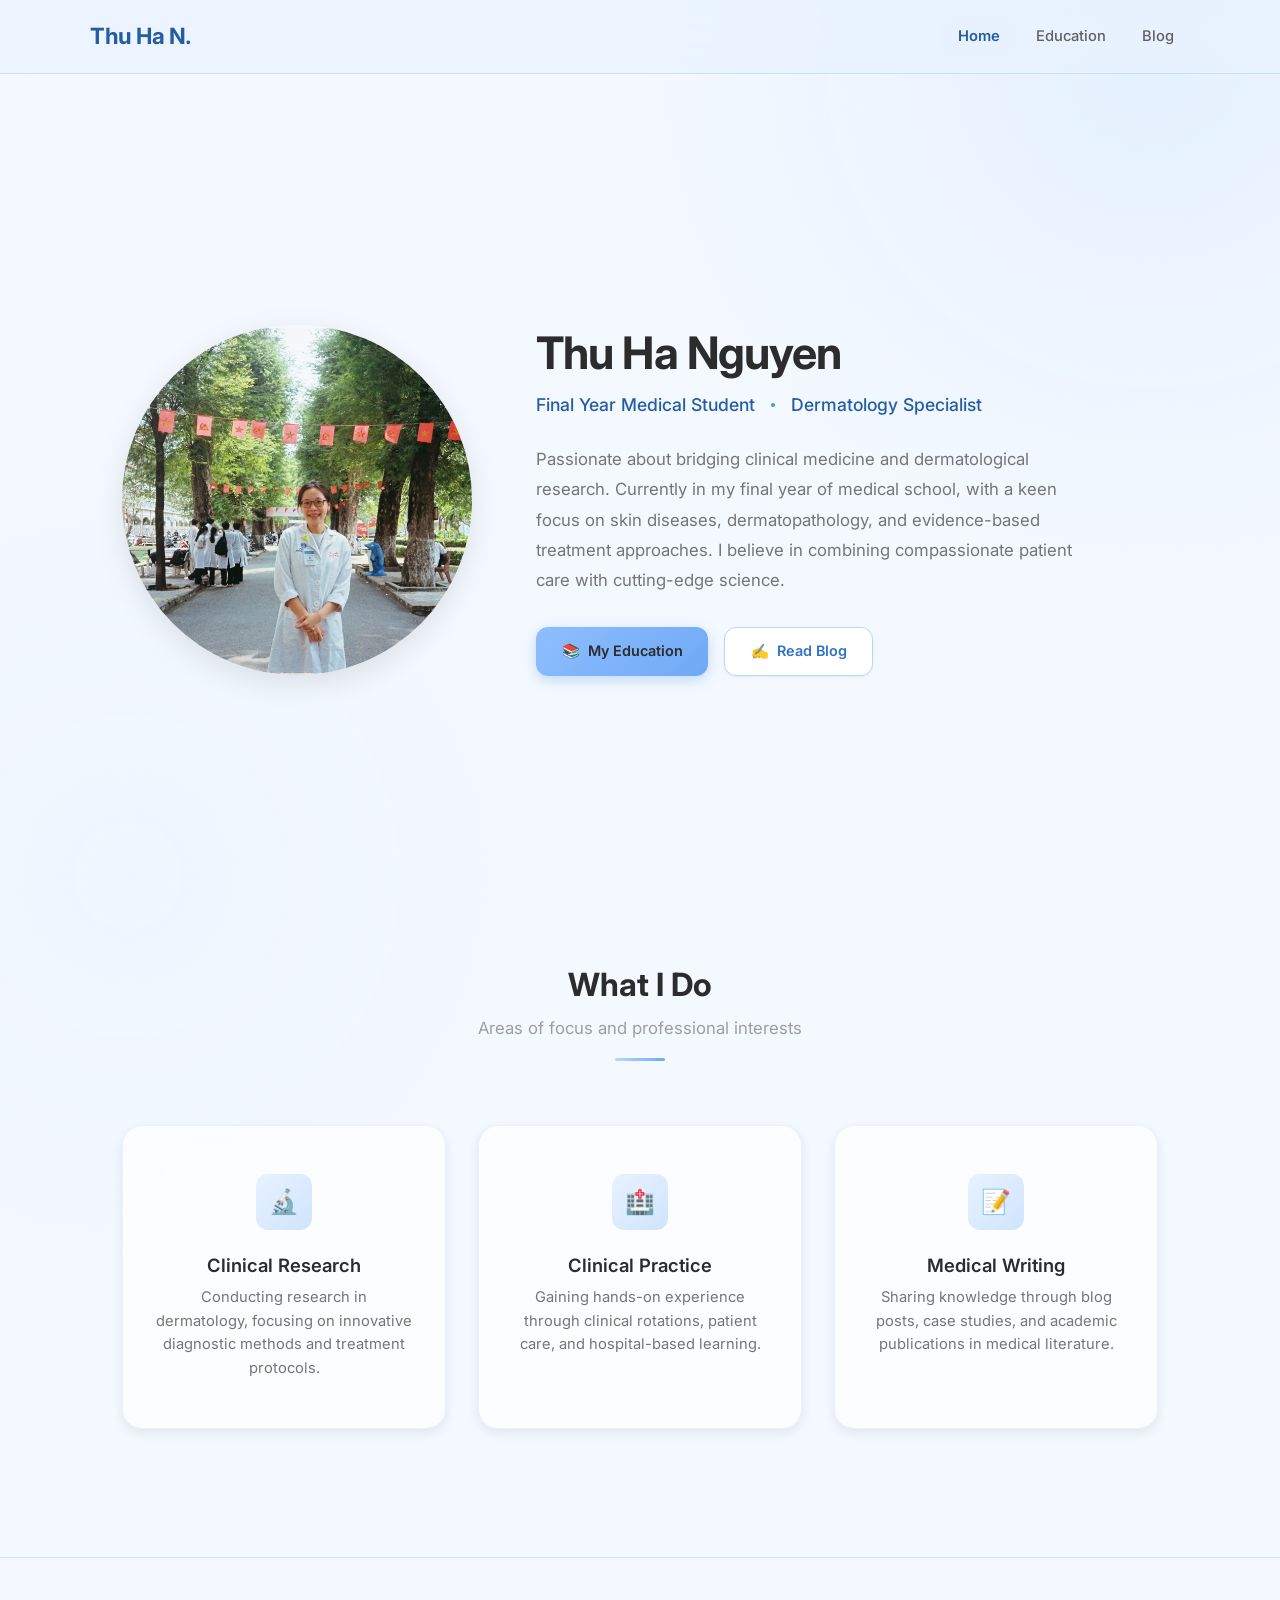
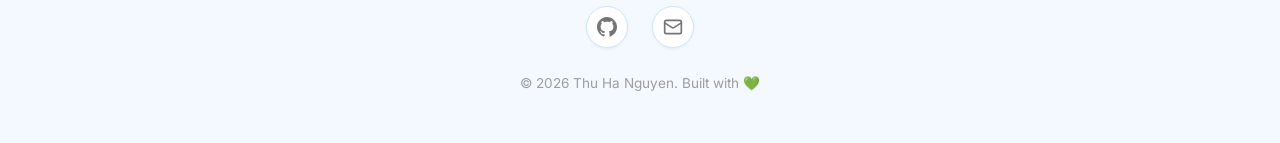
<file: index.html>
<!DOCTYPE html>
<html lang="en">
<head>
    <meta charset="UTF-8">
    <meta name="viewport" content="width=device-width, initial-scale=1.0">
    <title>Thu Ha Nguyen — Medical Student & Dermatology Specialist</title>
    <meta name="description" content="Personal portfolio of Thu Ha Nguyen, a final year medical student and dermatology specialist. Explore education, research, and blog posts.">
    <link rel="preconnect" href="https://fonts.googleapis.com">
    <link rel="preconnect" href="https://fonts.gstatic.com" crossorigin>
    <link href="https://fonts.googleapis.com/css2?family=Inter:wght@400;500;600;700&display=swap" rel="stylesheet">
    <link rel="stylesheet" href="css/style.css">
</head>
<body>

    <!-- Navigation -->
    <nav class="navbar" id="navbar">
        <div class="nav-container">
            <a href="index.html" class="nav-logo">Thu Ha N.</a>
            <button class="nav-toggle" id="navToggle" aria-label="Toggle menu">
                <span></span>
                <span></span>
                <span></span>
            </button>
            <ul class="nav-links" id="navLinks">
                <li><a href="index.html" class="active">Home</a></li>
                <li><a href="education.html">Education</a></li>
                <li><a href="blog.html">Blog</a></li>
            </ul>
        </div>
    </nav>

    <!-- Main Content -->
    <main class="page-container">

        <!-- Hero Section -->
        <section class="hero" id="hero">
            <div class="hero-avatar fade-in-left">
                <div class="avatar-wrapper">
                    <img src="assets/avatar.png" alt="Thu Ha Nguyen" id="avatar-img">
                </div>
            </div>
            <div class="hero-content fade-in-right">
                <h1 class="hero-name">Thu Ha Nguyen</h1>
                <div class="hero-titles">
                    <span class="hero-title-badge">Final Year Medical Student</span>
                    <span class="title-divider"></span>
                    <span class="hero-title-badge">Dermatology Specialist</span>
                </div>
                <p class="hero-bio">
                    Passionate about bridging clinical medicine and dermatological research. 
                    Currently in my final year of medical school, with a keen focus on skin diseases, 
                    dermatopathology, and evidence-based treatment approaches. 
                    I believe in combining compassionate patient care with cutting-edge science.
                </p>
                <div class="hero-cta">
                    <a href="education.html" class="btn btn-primary">
                        <span>📚</span> My Education
                    </a>
                    <a href="blog.html" class="btn btn-secondary">
                        <span>✍️</span> Read Blog
                    </a>
                </div>
            </div>
        </section>

        <!-- Highlights Section -->
        <section class="section fade-in">
            <div class="section-header">
                <h2 class="section-title">What I Do</h2>
                <p class="section-subtitle">Areas of focus and professional interests</p>
                <div class="section-line"></div>
            </div>
            <div class="highlights-grid">
                <div class="glass-card highlight-card fade-in stagger-1">
                    <div class="highlight-icon">🔬</div>
                    <h3 class="highlight-title">Clinical Research</h3>
                    <p class="highlight-text">
                        Conducting research in dermatology, focusing on innovative diagnostic methods and treatment protocols.
                    </p>
                </div>
                <div class="glass-card highlight-card fade-in stagger-2">
                    <div class="highlight-icon">🏥</div>
                    <h3 class="highlight-title">Clinical Practice</h3>
                    <p class="highlight-text">
                        Gaining hands-on experience through clinical rotations, patient care, and hospital-based learning.
                    </p>
                </div>
                <div class="glass-card highlight-card fade-in stagger-3">
                    <div class="highlight-icon">📝</div>
                    <h3 class="highlight-title">Medical Writing</h3>
                    <p class="highlight-text">
                        Sharing knowledge through blog posts, case studies, and academic publications in medical literature.
                    </p>
                </div>
            </div>
        </section>

    </main>

    <!-- Footer -->
    <footer class="footer">
        <div class="footer-links">
            <a href="https://github.com/nggthha" class="footer-link" title="GitHub" target="_blank" rel="noopener">
                <svg width="20" height="20" viewBox="0 0 24 24" fill="currentColor"><path d="M12 0c-6.626 0-12 5.373-12 12 0 5.302 3.438 9.8 8.207 11.387.599.111.793-.261.793-.577v-2.234c-3.338.726-4.033-1.416-4.033-1.416-.546-1.387-1.333-1.756-1.333-1.756-1.089-.745.083-.729.083-.729 1.205.084 1.839 1.237 1.839 1.237 1.07 1.834 2.807 1.304 3.492.997.107-.775.418-1.305.762-1.604-2.665-.305-5.467-1.334-5.467-5.931 0-1.311.469-2.381 1.236-3.221-.124-.303-.535-1.524.117-3.176 0 0 1.008-.322 3.301 1.23.957-.266 1.983-.399 3.003-.404 1.02.005 2.047.138 3.006.404 2.291-1.552 3.297-1.23 3.297-1.23.653 1.653.242 2.874.118 3.176.77.84 1.235 1.911 1.235 3.221 0 4.609-2.807 5.624-5.479 5.921.43.372.823 1.102.823 2.222v3.293c0 .319.192.694.801.576 4.765-1.589 8.199-6.086 8.199-11.386 0-6.627-5.373-12-12-12z"/></svg>
            </a>
            <a href="mailto:contact@example.com" class="footer-link" title="Email">
                <svg width="20" height="20" viewBox="0 0 24 24" fill="none" stroke="currentColor" stroke-width="2" stroke-linecap="round" stroke-linejoin="round"><rect x="2" y="4" width="20" height="16" rx="2"/><path d="m22 7-8.97 5.7a1.94 1.94 0 0 1-2.06 0L2 7"/></svg>
            </a>
        </div>
        <p class="footer-text">© 2026 Thu Ha Nguyen. Built with 💚</p>
    </footer>

    <script src="js/main.js"></script>
</body>
</html>
</file>
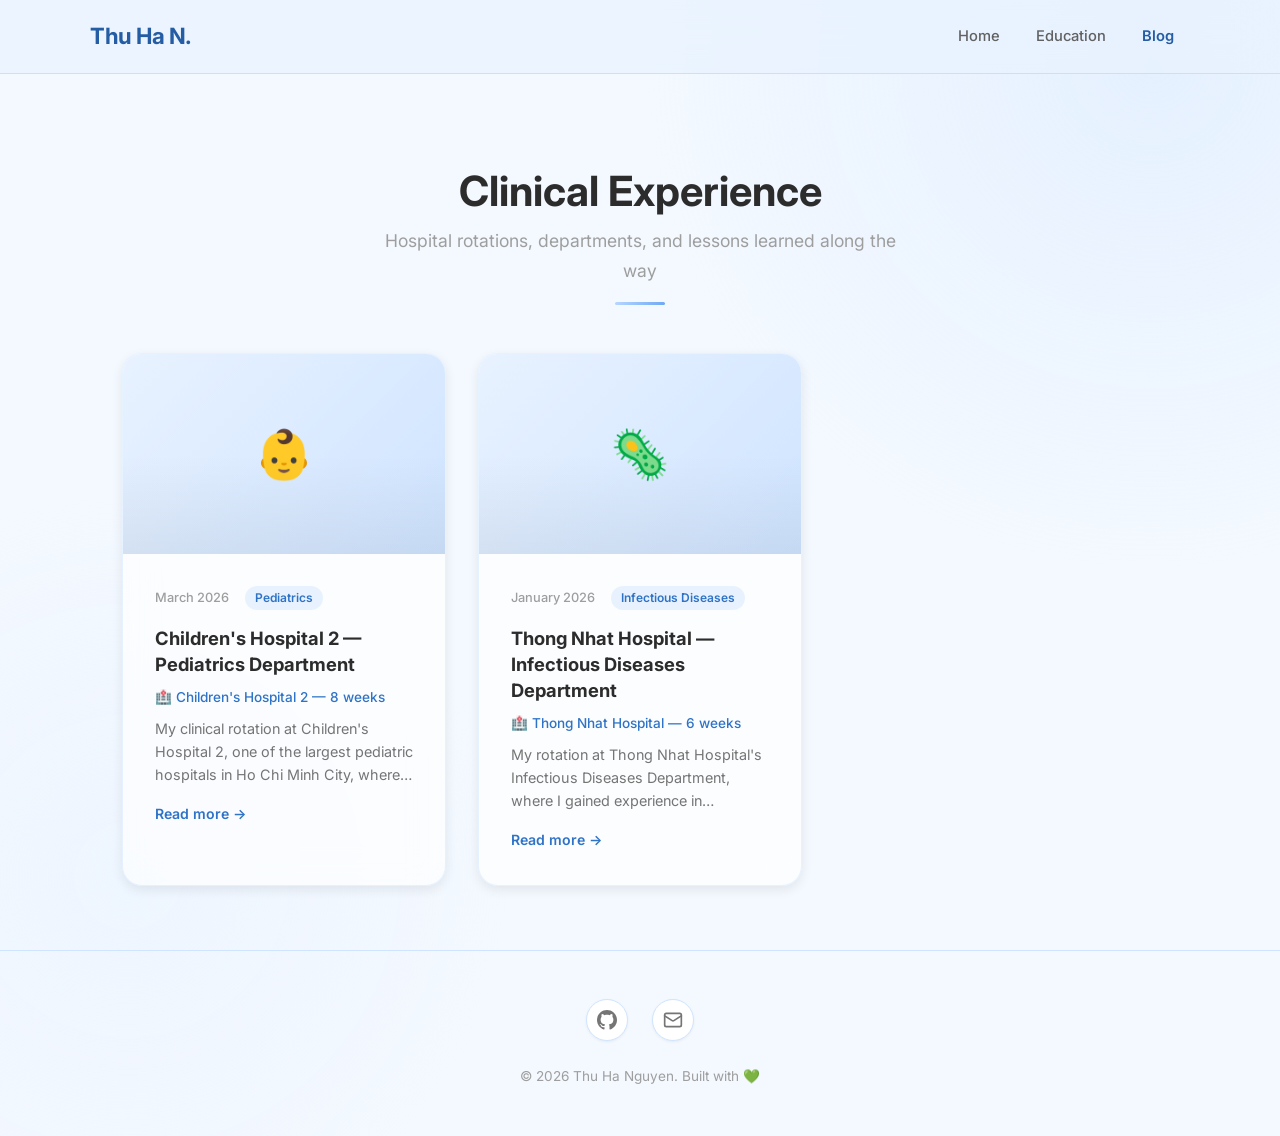
<file: blog.html>
<!DOCTYPE html>
<html lang="en">
<head>
    <meta charset="UTF-8">
    <meta name="viewport" content="width=device-width, initial-scale=1.0">
    <title>Blog — Thu Ha Nguyen</title>
    <meta name="description" content="Clinical rotation experiences and hospital blog posts by Thu Ha Nguyen.">
    <link rel="preconnect" href="https://fonts.googleapis.com">
    <link rel="preconnect" href="https://fonts.gstatic.com" crossorigin>
    <link href="https://fonts.googleapis.com/css2?family=Inter:wght@400;500;600;700&display=swap" rel="stylesheet">
    <link rel="stylesheet" href="css/style.css">
</head>
<body>

    <!-- Navigation -->
    <nav class="navbar" id="navbar">
        <div class="nav-container">
            <a href="index.html" class="nav-logo">Thu Ha N.</a>
            <button class="nav-toggle" id="navToggle" aria-label="Toggle menu">
                <span></span>
                <span></span>
                <span></span>
            </button>
            <ul class="nav-links" id="navLinks">
                <li><a href="index.html">Home</a></li>
                <li><a href="education.html">Education</a></li>
                <li><a href="blog.html" class="active">Blog</a></li>
            </ul>
        </div>
    </nav>

    <!-- Main Content -->
    <main class="page-container">

        <!-- Page Hero -->
        <div class="page-hero fade-in">
            <h1>Clinical Experience</h1>
            <p>Hospital rotations, departments, and lessons learned along the way</p>
            <div class="section-line"></div>
        </div>

        <!-- Blog Grid -->
        <section class="blog-grid">

            <a href="blog/childrens-hospital-2.html" class="glass-card blog-card fade-in" id="post-childrens-hospital-2">
                <div class="blog-card-image">👶</div>
                <div class="blog-card-body">
                    <div class="blog-card-meta">
                        <span class="blog-card-date">March 2026</span>
                        <span class="blog-card-category">Pediatrics</span>
                    </div>
                    <h2 class="blog-card-title">Children's Hospital 2 — Pediatrics Department</h2>
                    <p class="blog-card-hospital">🏥 Children's Hospital 2 — 8 weeks</p>
                    <p class="blog-card-excerpt">My clinical rotation at Children's Hospital 2, one of the largest pediatric hospitals in Ho Chi Minh City, where I gained hands-on experience in diagnosing and managing common pediatric conditions.</p>
                    <span class="blog-card-link">Read more →</span>
                </div>
            </a>
            <a href="blog/thong-nhat-hospital.html" class="glass-card blog-card fade-in" id="post-thong-nhat-hospital">
                <div class="blog-card-image">🦠</div>
                <div class="blog-card-body">
                    <div class="blog-card-meta">
                        <span class="blog-card-date">January 2026</span>
                        <span class="blog-card-category">Infectious Diseases</span>
                    </div>
                    <h2 class="blog-card-title">Thong Nhat Hospital — Infectious Diseases Department</h2>
                    <p class="blog-card-hospital">🏥 Thong Nhat Hospital — 6 weeks</p>
                    <p class="blog-card-excerpt">My rotation at Thong Nhat Hospital's Infectious Diseases Department, where I gained experience in diagnosing and managing a wide spectrum of infectious diseases prevalent in Southern Vietnam.</p>
                    <span class="blog-card-link">Read more →</span>
                </div>
            </a>
        </section>

    </main>

    <!-- Footer -->
    <footer class="footer">
        <div class="footer-links">
            <a href="https://github.com/nggthha" class="footer-link" title="GitHub" target="_blank" rel="noopener">
                <svg width="20" height="20" viewBox="0 0 24 24" fill="currentColor"><path d="M12 0c-6.626 0-12 5.373-12 12 0 5.302 3.438 9.8 8.207 11.387.599.111.793-.261.793-.577v-2.234c-3.338.726-4.033-1.416-4.033-1.416-.546-1.387-1.333-1.756-1.333-1.756-1.089-.745.083-.729.083-.729 1.205.084 1.839 1.237 1.839 1.237 1.07 1.834 2.807 1.304 3.492.997.107-.775.418-1.305.762-1.604-2.665-.305-5.467-1.334-5.467-5.931 0-1.311.469-2.381 1.236-3.221-.124-.303-.535-1.524.117-3.176 0 0 1.008-.322 3.301 1.23.957-.266 1.983-.399 3.003-.404 1.02.005 2.047.138 3.006.404 2.291-1.552 3.297-1.23 3.297-1.23.653 1.653.242 2.874.118 3.176.77.84 1.235 1.911 1.235 3.221 0 4.609-2.807 5.624-5.479 5.921.43.372.823 1.102.823 2.222v3.293c0 .319.192.694.801.576 4.765-1.589 8.199-6.086 8.199-11.386 0-6.627-5.373-12-12-12z"/></svg>
            </a>
            <a href="mailto:contact@example.com" class="footer-link" title="Email">
                <svg width="20" height="20" viewBox="0 0 24 24" fill="none" stroke="currentColor" stroke-width="2" stroke-linecap="round" stroke-linejoin="round"><rect x="2" y="4" width="20" height="16" rx="2"/><path d="m22 7-8.97 5.7a1.94 1.94 0 0 1-2.06 0L2 7"/></svg>
            </a>
        </div>
        <p class="footer-text">© 2026 Thu Ha Nguyen. Built with 💚</p>
    </footer>

    <script src="js/main.js"></script>
</body>
</html>
</file>
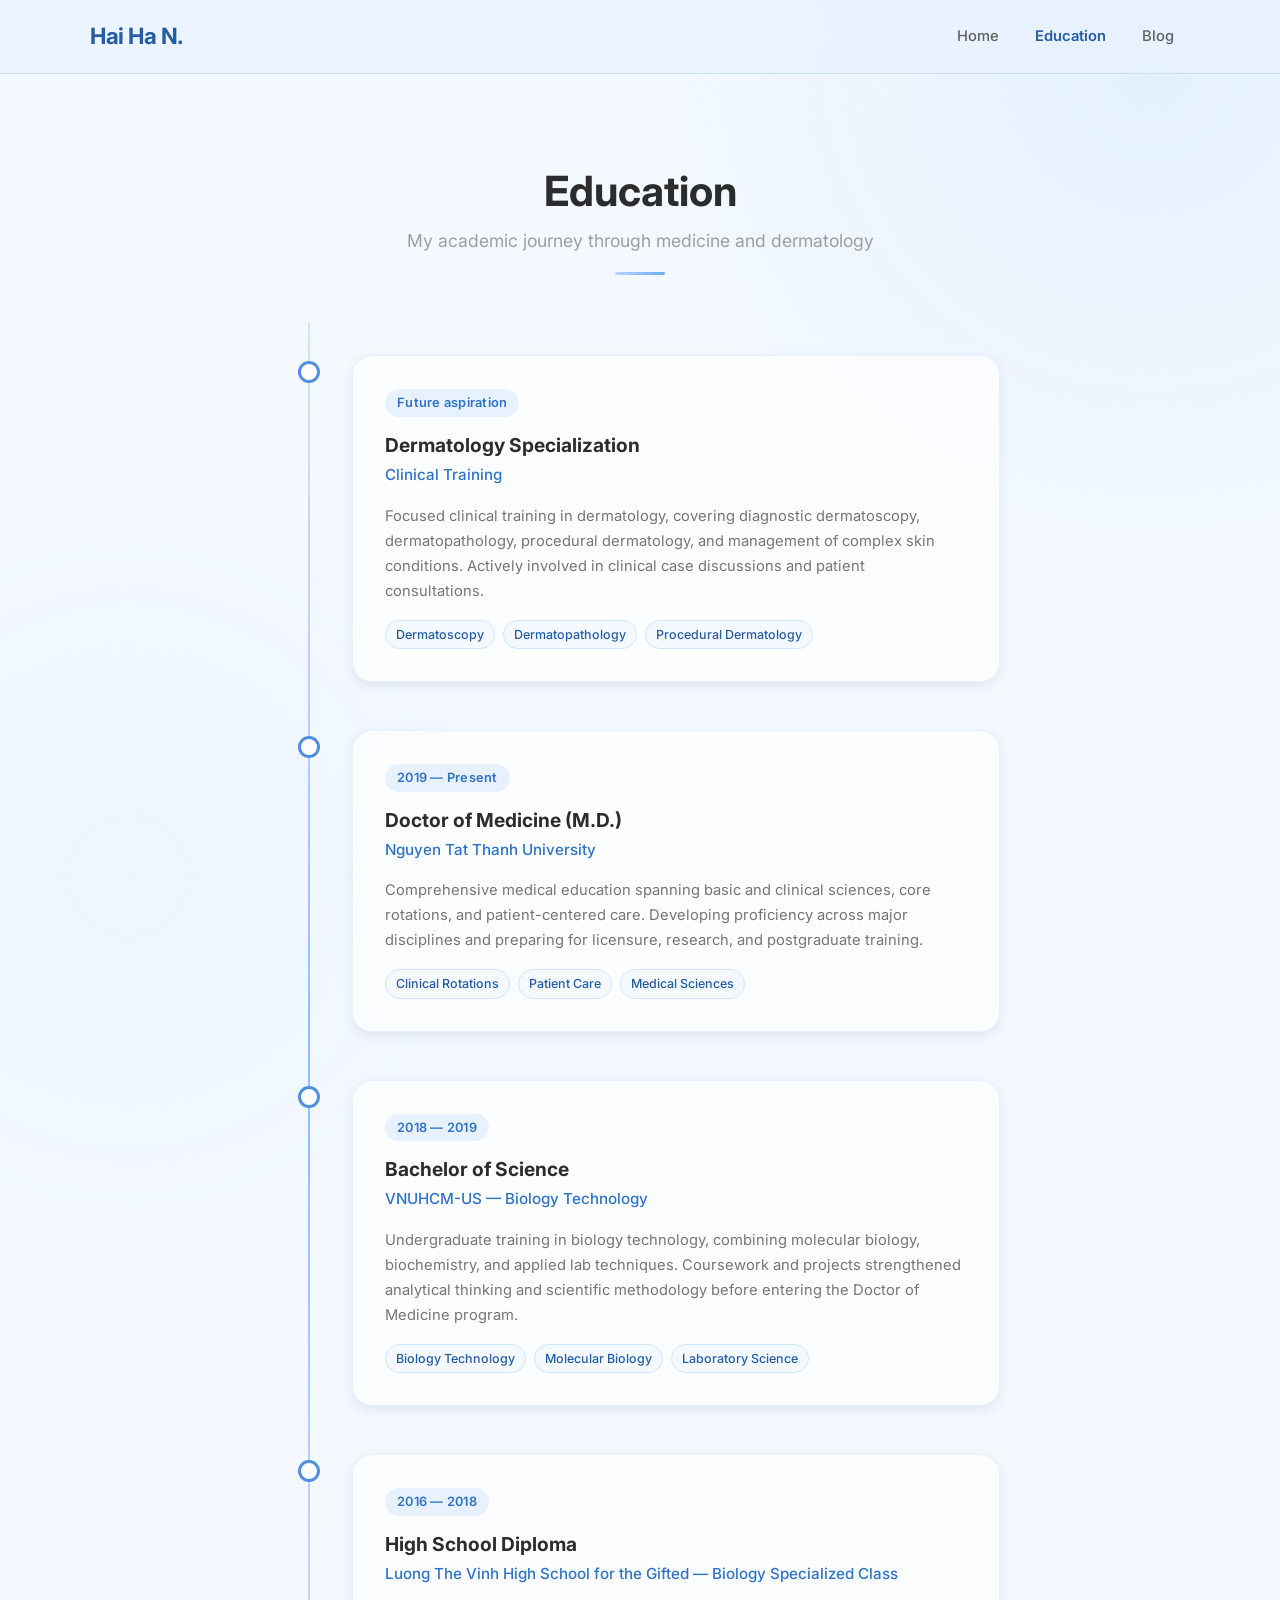
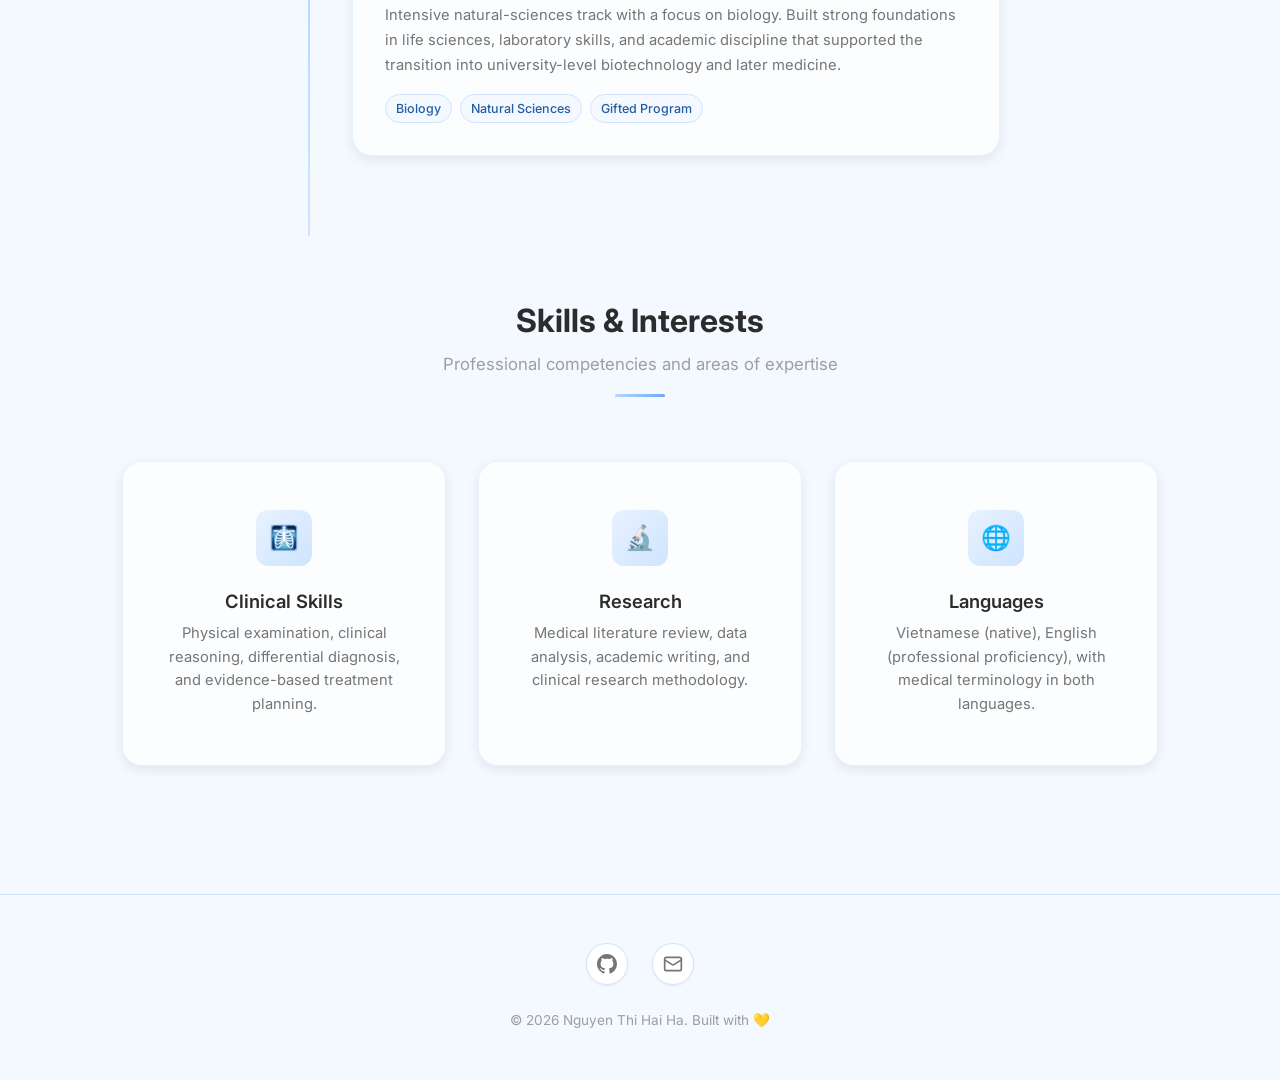
<file: education.html>
<!DOCTYPE html>
<html lang="en">
<head>
    <meta charset="UTF-8">
    <meta name="viewport" content="width=device-width, initial-scale=1.0">
    <title>Education — Nguyen Thi Hai Ha</title>
    <meta name="description" content="Education background and academic journey of Nguyen Thi Hai Ha, from medical school to dermatology specialization.">
    <link rel="preconnect" href="https://fonts.googleapis.com">
    <link rel="preconnect" href="https://fonts.gstatic.com" crossorigin>
    <link href="https://fonts.googleapis.com/css2?family=Inter:wght@400;500;600;700&display=swap" rel="stylesheet">
    <link rel="stylesheet" href="css/style.css">
</head>
<body>

    <!-- Navigation -->
    <nav class="navbar" id="navbar">
        <div class="nav-container">
            <a href="index.html" class="nav-logo">Hai Ha N.</a>
            <button class="nav-toggle" id="navToggle" aria-label="Toggle menu">
                <span></span>
                <span></span>
                <span></span>
            </button>
            <ul class="nav-links" id="navLinks">
                <li><a href="index.html">Home</a></li>
                <li><a href="education.html" class="active">Education</a></li>
                <li><a href="blog.html">Blog</a></li>
            </ul>
        </div>
    </nav>

    <!-- Main Content -->
    <main class="page-container">

        <!-- Page Hero -->
        <div class="page-hero fade-in">
            <h1>Education</h1>
            <p>My academic journey through medicine and dermatology</p>
            <div class="section-line"></div>
        </div>

        <!-- Timeline -->
        <section class="timeline">

            <div class="timeline-item fade-in">
                <div class="timeline-dot"></div>
                <div class="glass-card timeline-card">
                    <span class="timeline-date">Future aspiration</span>
                    <h3 class="timeline-title">Dermatology Specialization</h3>
                    <p class="timeline-institution">Clinical Training</p>
                    <p class="timeline-description">
                        Focused clinical training in dermatology, covering diagnostic dermatoscopy, dermatopathology, procedural dermatology, and management of complex skin conditions. Actively involved in clinical case discussions and patient consultations.
                    </p>
                    <div class="timeline-tags">
                        <span class="timeline-tag">Dermatoscopy</span>
                        <span class="timeline-tag">Dermatopathology</span>
                        <span class="timeline-tag">Procedural Dermatology</span>
                    </div>
                </div>
            </div>

            <div class="timeline-item fade-in">
                <div class="timeline-dot"></div>
                <div class="glass-card timeline-card">
                    <span class="timeline-date">2019 — Present</span>
                    <h3 class="timeline-title">Doctor of Medicine (M.D.)</h3>
                    <p class="timeline-institution">Nguyen Tat Thanh University</p>
                    <p class="timeline-description">
                        Comprehensive medical education spanning basic and clinical sciences, core rotations, and patient-centered care. Developing proficiency across major disciplines and preparing for licensure, research, and postgraduate training.
                    </p>
                    <div class="timeline-tags">
                        <span class="timeline-tag">Clinical Rotations</span>
                        <span class="timeline-tag">Patient Care</span>
                        <span class="timeline-tag">Medical Sciences</span>
                    </div>
                </div>
            </div>

            <div class="timeline-item fade-in">
                <div class="timeline-dot"></div>
                <div class="glass-card timeline-card">
                    <span class="timeline-date">2018 — 2019</span>
                    <h3 class="timeline-title">Bachelor of Science</h3>
                    <p class="timeline-institution">VNUHCM-US — Biology Technology</p>
                    <p class="timeline-description">
                        Undergraduate training in biology technology, combining molecular biology, biochemistry, and applied lab techniques. Coursework and projects strengthened analytical thinking and scientific methodology before entering the Doctor of Medicine program.
                    </p>
                    <div class="timeline-tags">
                        <span class="timeline-tag">Biology Technology</span>
                        <span class="timeline-tag">Molecular Biology</span>
                        <span class="timeline-tag">Laboratory Science</span>
                    </div>
                </div>
            </div>

            <div class="timeline-item fade-in">
                <div class="timeline-dot"></div>
                <div class="glass-card timeline-card">
                    <span class="timeline-date">2016 — 2018</span>
                    <h3 class="timeline-title">High School Diploma</h3>
                    <p class="timeline-institution">Luong The Vinh High School for the Gifted — Biology Specialized Class</p>
                    <p class="timeline-description">
                        Intensive natural-sciences track with a focus on biology. Built strong foundations in life sciences, laboratory skills, and academic discipline that supported the transition into university-level biotechnology and later medicine.
                    </p>
                    <div class="timeline-tags">
                        <span class="timeline-tag">Biology</span>
                        <span class="timeline-tag">Natural Sciences</span>
                        <span class="timeline-tag">Gifted Program</span>
                    </div>
                </div>
            </div>

        </section>

        <!-- Skills / Certifications Section -->
        <section class="section fade-in">
            <div class="section-header">
                <h2 class="section-title">Skills & Interests</h2>
                <p class="section-subtitle">Professional competencies and areas of expertise</p>
                <div class="section-line"></div>
            </div>
            <div class="highlights-grid">
                <div class="glass-card highlight-card fade-in stagger-1">
                    <div class="highlight-icon">🩻</div>
                    <h3 class="highlight-title">Clinical Skills</h3>
                    <p class="highlight-text">
                        Physical examination, clinical reasoning, differential diagnosis, and evidence-based treatment planning.
                    </p>
                </div>
                <div class="glass-card highlight-card fade-in stagger-2">
                    <div class="highlight-icon">🔬</div>
                    <h3 class="highlight-title">Research</h3>
                    <p class="highlight-text">
                        Medical literature review, data analysis, academic writing, and clinical research methodology.
                    </p>
                </div>
                <div class="glass-card highlight-card fade-in stagger-3">
                    <div class="highlight-icon">🌐</div>
                    <h3 class="highlight-title">Languages</h3>
                    <p class="highlight-text">
                        Vietnamese (native), English (professional proficiency), with medical terminology in both languages.
                    </p>
                </div>
            </div>
        </section>

    </main>

    <!-- Footer -->
    <footer class="footer">
        <div class="footer-links">
            <a href="https://github.com/nggthha" class="footer-link" title="GitHub" target="_blank" rel="noopener">
                <svg width="20" height="20" viewBox="0 0 24 24" fill="currentColor"><path d="M12 0c-6.626 0-12 5.373-12 12 0 5.302 3.438 9.8 8.207 11.387.599.111.793-.261.793-.577v-2.234c-3.338.726-4.033-1.416-4.033-1.416-.546-1.387-1.333-1.756-1.333-1.756-1.089-.745.083-.729.083-.729 1.205.084 1.839 1.237 1.839 1.237 1.07 1.834 2.807 1.304 3.492.997.107-.775.418-1.305.762-1.604-2.665-.305-5.467-1.334-5.467-5.931 0-1.311.469-2.381 1.236-3.221-.124-.303-.535-1.524.117-3.176 0 0 1.008-.322 3.301 1.23.957-.266 1.983-.399 3.003-.404 1.02.005 2.047.138 3.006.404 2.291-1.552 3.297-1.23 3.297-1.23.653 1.653.242 2.874.118 3.176.77.84 1.235 1.911 1.235 3.221 0 4.609-2.807 5.624-5.479 5.921.43.372.823 1.102.823 2.222v3.293c0 .319.192.694.801.576 4.765-1.589 8.199-6.086 8.199-11.386 0-6.627-5.373-12-12-12z"/></svg>
            </a>
            <a href="mailto:contact@example.com" class="footer-link" title="Email">
                <svg width="20" height="20" viewBox="0 0 24 24" fill="none" stroke="currentColor" stroke-width="2" stroke-linecap="round" stroke-linejoin="round"><rect x="2" y="4" width="20" height="16" rx="2"/><path d="m22 7-8.97 5.7a1.94 1.94 0 0 1-2.06 0L2 7"/></svg>
            </a>
        </div>
        <p class="footer-text">© 2026 Nguyen Thi Hai Ha. Built with 💛</p>
    </footer>

    <script src="js/main.js"></script>
</body>
</html>
</file>
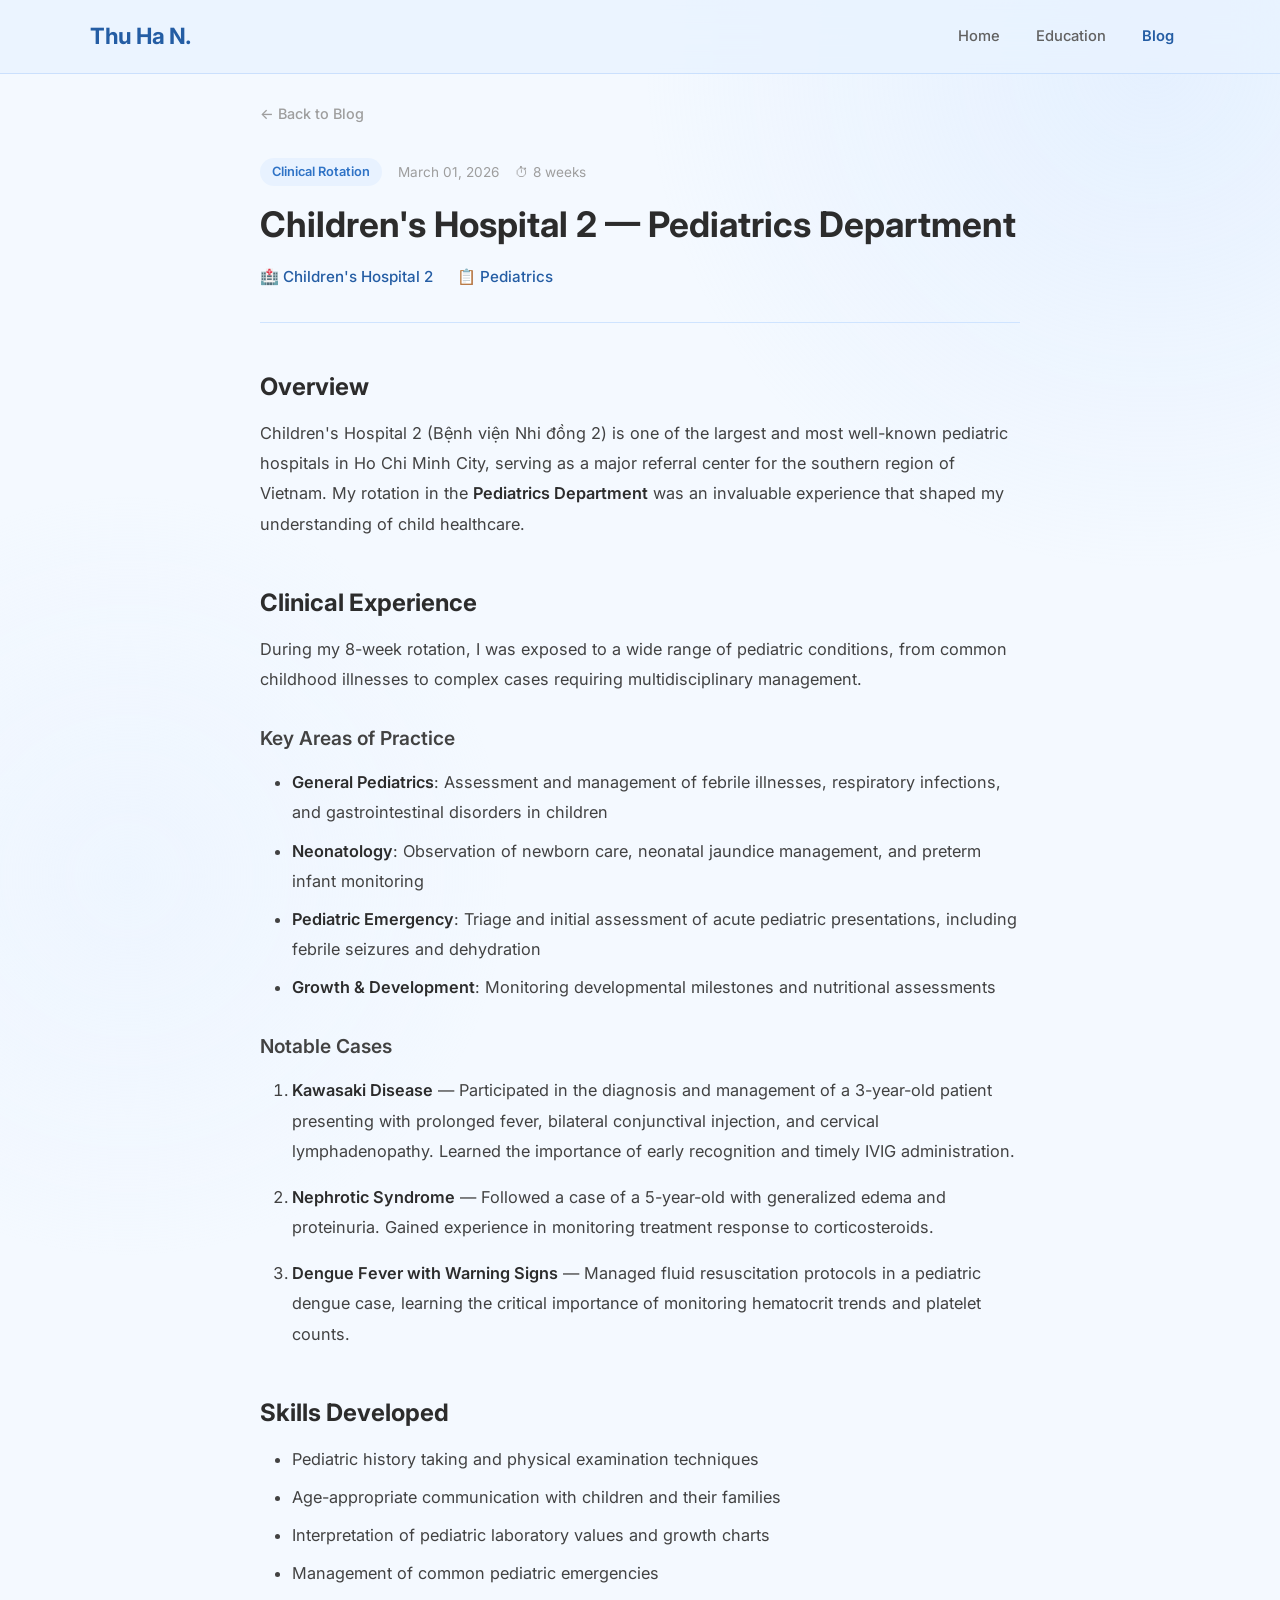
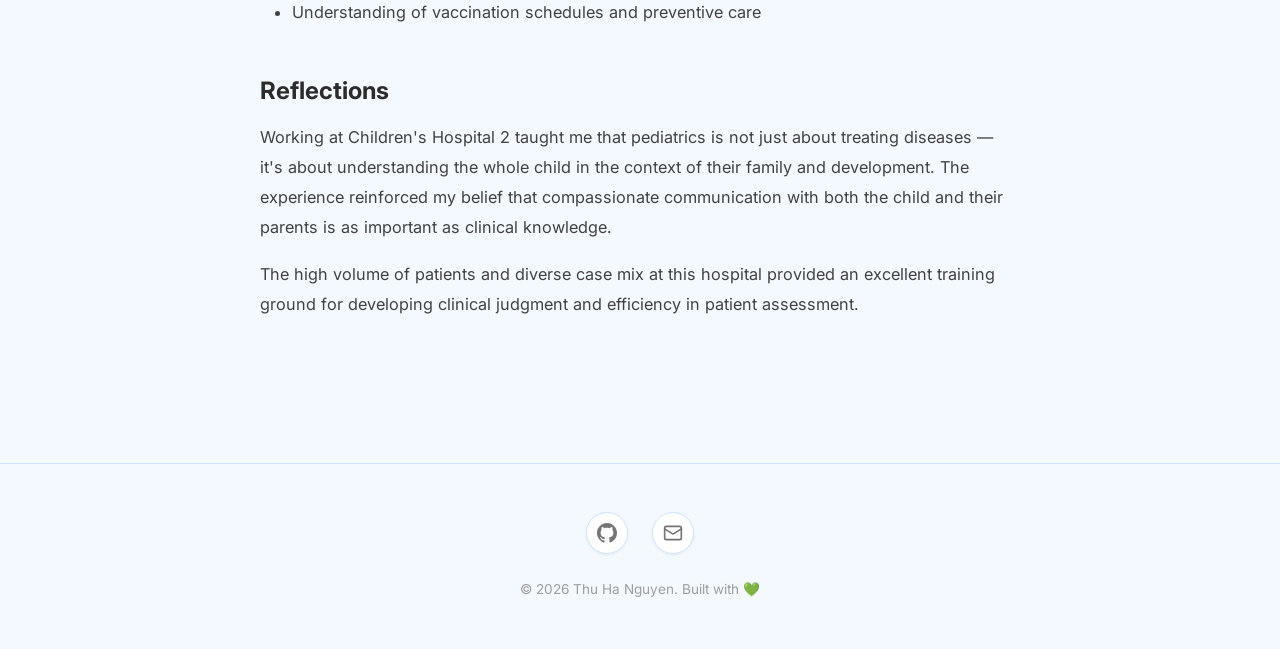
<file: blog/childrens-hospital-2.html>
<!DOCTYPE html>
<html lang="en">
<head>
    <meta charset="UTF-8">
    <meta name="viewport" content="width=device-width, initial-scale=1.0">
    <title>Children's Hospital 2 — Pediatrics Department — Thu Ha Nguyen</title>
    <meta name="description" content="My clinical rotation at Children's Hospital 2, one of the largest pediatric hospitals in Ho Chi Minh City, where I gained hands-on experience in diagnosing and managing common pediatric conditions.">
    <link rel="preconnect" href="https://fonts.googleapis.com">
    <link rel="preconnect" href="https://fonts.gstatic.com" crossorigin>
    <link href="https://fonts.googleapis.com/css2?family=Inter:wght@400;500;600;700&display=swap" rel="stylesheet">
    <link rel="stylesheet" href="../css/style.css">
</head>
<body>

    <!-- Navigation -->
    <nav class="navbar" id="navbar">
        <div class="nav-container">
            <a href="../index.html" class="nav-logo">Thu Ha N.</a>
            <button class="nav-toggle" id="navToggle" aria-label="Toggle menu">
                <span></span>
                <span></span>
                <span></span>
            </button>
            <ul class="nav-links" id="navLinks">
                <li><a href="../index.html">Home</a></li>
                <li><a href="../education.html">Education</a></li>
                <li><a href="../blog.html" class="active">Blog</a></li>
            </ul>
        </div>
    </nav>

    <!-- Post Content -->
    <main class="page-container">
        <article class="post-page fade-in">

            <a href="../blog.html" class="post-back-link">← Back to Blog</a>

            <div class="post-header">
                <div class="post-meta-bar">
                    <span class="post-category">Clinical Rotation</span>
                    <span class="post-date">March 01, 2026</span>
                    <span class="post-duration">⏱ 8 weeks</span>
                </div>
                <h1 class="post-title">Children's Hospital 2 — Pediatrics Department</h1>
                <div class="post-hospital-info">
                    <span class="post-hospital">🏥 Children's Hospital 2</span>
                    <span class="post-department">📋 Pediatrics</span>
                </div>
            </div>

            <div class="post-body">
                <h1 id="childrens-hospital-2-pediatrics-department">Children's Hospital 2 — Pediatrics Department</h1>
<h2 id="overview">Overview</h2>
<p>Children's Hospital 2 (Bệnh viện Nhi đồng 2) is one of the largest and most well-known pediatric hospitals in Ho Chi Minh City, serving as a major referral center for the southern region of Vietnam. My rotation in the <strong>Pediatrics Department</strong> was an invaluable experience that shaped my understanding of child healthcare.</p>
<h2 id="clinical-experience">Clinical Experience</h2>
<p>During my 8-week rotation, I was exposed to a wide range of pediatric conditions, from common childhood illnesses to complex cases requiring multidisciplinary management.</p>
<h3 id="key-areas-of-practice">Key Areas of Practice</h3>
<ul>
<li><strong>General Pediatrics</strong>: Assessment and management of febrile illnesses, respiratory infections, and gastrointestinal disorders in children</li>
<li><strong>Neonatology</strong>: Observation of newborn care, neonatal jaundice management, and preterm infant monitoring</li>
<li><strong>Pediatric Emergency</strong>: Triage and initial assessment of acute pediatric presentations, including febrile seizures and dehydration</li>
<li><strong>Growth &amp; Development</strong>: Monitoring developmental milestones and nutritional assessments</li>
</ul>
<h3 id="notable-cases">Notable Cases</h3>
<ol>
<li>
<p><strong>Kawasaki Disease</strong> — Participated in the diagnosis and management of a 3-year-old patient presenting with prolonged fever, bilateral conjunctival injection, and cervical lymphadenopathy. Learned the importance of early recognition and timely IVIG administration.</p>
</li>
<li>
<p><strong>Nephrotic Syndrome</strong> — Followed a case of a 5-year-old with generalized edema and proteinuria. Gained experience in monitoring treatment response to corticosteroids.</p>
</li>
<li>
<p><strong>Dengue Fever with Warning Signs</strong> — Managed fluid resuscitation protocols in a pediatric dengue case, learning the critical importance of monitoring hematocrit trends and platelet counts.</p>
</li>
</ol>
<h2 id="skills-developed">Skills Developed</h2>
<ul>
<li>Pediatric history taking and physical examination techniques</li>
<li>Age-appropriate communication with children and their families</li>
<li>Interpretation of pediatric laboratory values and growth charts</li>
<li>Management of common pediatric emergencies</li>
<li>Understanding of vaccination schedules and preventive care</li>
</ul>
<h2 id="reflections">Reflections</h2>
<p>Working at Children's Hospital 2 taught me that pediatrics is not just about treating diseases — it's about understanding the whole child in the context of their family and development. The experience reinforced my belief that compassionate communication with both the child and their parents is as important as clinical knowledge.</p>
<p>The high volume of patients and diverse case mix at this hospital provided an excellent training ground for developing clinical judgment and efficiency in patient assessment.</p>
            </div>

        </article>
    </main>

    <!-- Footer -->
    <footer class="footer">
        <div class="footer-links">
            <a href="https://github.com/nggthha" class="footer-link" title="GitHub" target="_blank" rel="noopener">
                <svg width="20" height="20" viewBox="0 0 24 24" fill="currentColor"><path d="M12 0c-6.626 0-12 5.373-12 12 0 5.302 3.438 9.8 8.207 11.387.599.111.793-.261.793-.577v-2.234c-3.338.726-4.033-1.416-4.033-1.416-.546-1.387-1.333-1.756-1.333-1.756-1.089-.745.083-.729.083-.729 1.205.084 1.839 1.237 1.839 1.237 1.07 1.834 2.807 1.304 3.492.997.107-.775.418-1.305.762-1.604-2.665-.305-5.467-1.334-5.467-5.931 0-1.311.469-2.381 1.236-3.221-.124-.303-.535-1.524.117-3.176 0 0 1.008-.322 3.301 1.23.957-.266 1.983-.399 3.003-.404 1.02.005 2.047.138 3.006.404 2.291-1.552 3.297-1.23 3.297-1.23.653 1.653.242 2.874.118 3.176.77.84 1.235 1.911 1.235 3.221 0 4.609-2.807 5.624-5.479 5.921.43.372.823 1.102.823 2.222v3.293c0 .319.192.694.801.576 4.765-1.589 8.199-6.086 8.199-11.386 0-6.627-5.373-12-12-12z"/></svg>
            </a>
            <a href="mailto:contact@example.com" class="footer-link" title="Email">
                <svg width="20" height="20" viewBox="0 0 24 24" fill="none" stroke="currentColor" stroke-width="2" stroke-linecap="round" stroke-linejoin="round"><rect x="2" y="4" width="20" height="16" rx="2"/><path d="m22 7-8.97 5.7a1.94 1.94 0 0 1-2.06 0L2 7"/></svg>
            </a>
        </div>
        <p class="footer-text">© 2026 Thu Ha Nguyen. Built with 💚</p>
    </footer>

    <script src="../js/main.js"></script>
</body>
</html>
</file>
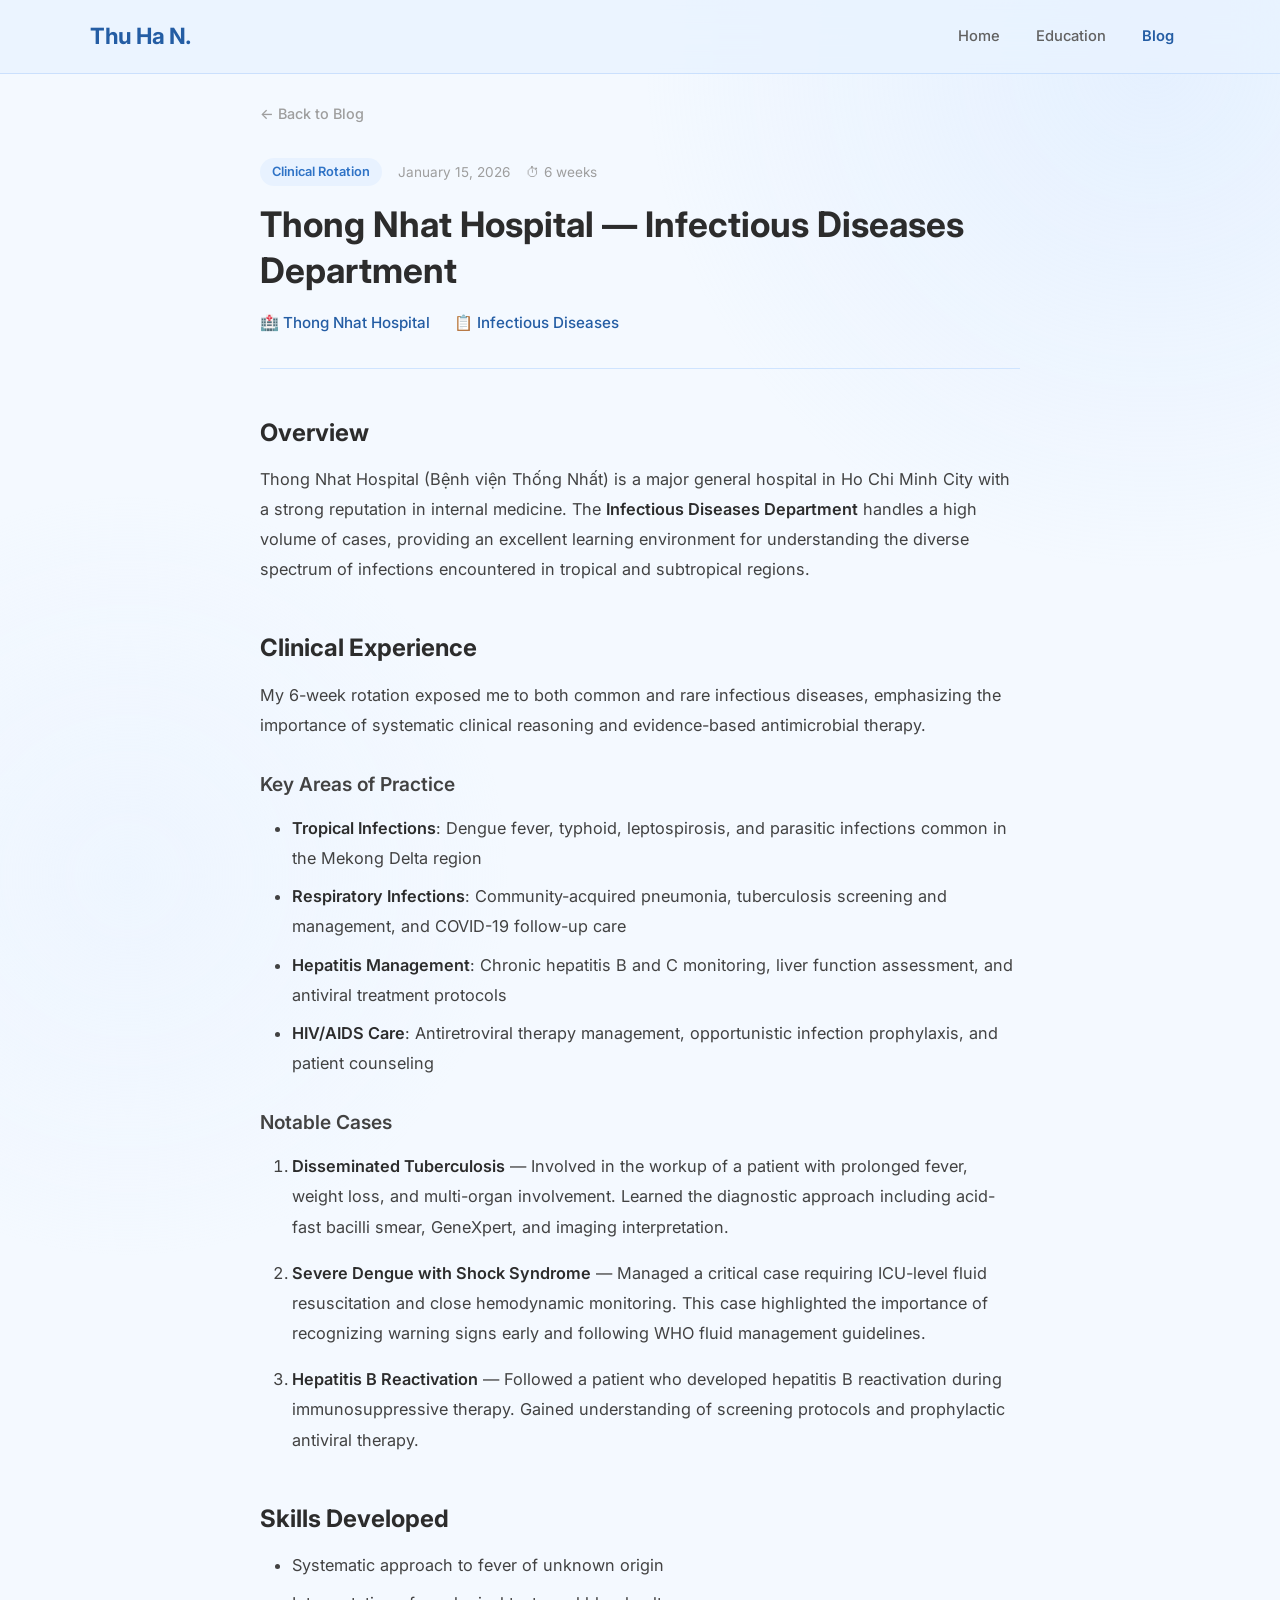
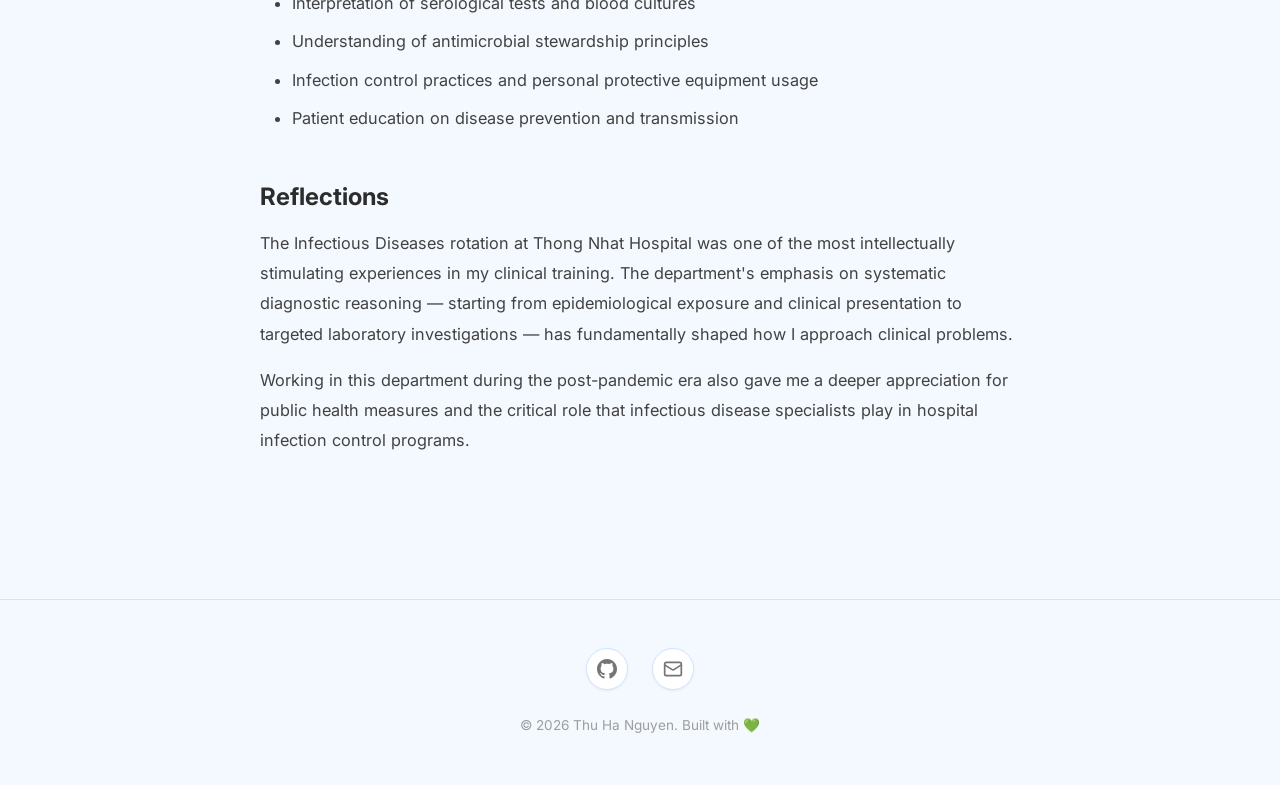
<file: blog/thong-nhat-hospital.html>
<!DOCTYPE html>
<html lang="en">
<head>
    <meta charset="UTF-8">
    <meta name="viewport" content="width=device-width, initial-scale=1.0">
    <title>Thong Nhat Hospital — Infectious Diseases Department — Thu Ha Nguyen</title>
    <meta name="description" content="My rotation at Thong Nhat Hospital's Infectious Diseases Department, where I gained experience in diagnosing and managing a wide spectrum of infectious diseases prevalent in Southern Vietnam.">
    <link rel="preconnect" href="https://fonts.googleapis.com">
    <link rel="preconnect" href="https://fonts.gstatic.com" crossorigin>
    <link href="https://fonts.googleapis.com/css2?family=Inter:wght@400;500;600;700&display=swap" rel="stylesheet">
    <link rel="stylesheet" href="../css/style.css">
</head>
<body>

    <!-- Navigation -->
    <nav class="navbar" id="navbar">
        <div class="nav-container">
            <a href="../index.html" class="nav-logo">Thu Ha N.</a>
            <button class="nav-toggle" id="navToggle" aria-label="Toggle menu">
                <span></span>
                <span></span>
                <span></span>
            </button>
            <ul class="nav-links" id="navLinks">
                <li><a href="../index.html">Home</a></li>
                <li><a href="../education.html">Education</a></li>
                <li><a href="../blog.html" class="active">Blog</a></li>
            </ul>
        </div>
    </nav>

    <!-- Post Content -->
    <main class="page-container">
        <article class="post-page fade-in">

            <a href="../blog.html" class="post-back-link">← Back to Blog</a>

            <div class="post-header">
                <div class="post-meta-bar">
                    <span class="post-category">Clinical Rotation</span>
                    <span class="post-date">January 15, 2026</span>
                    <span class="post-duration">⏱ 6 weeks</span>
                </div>
                <h1 class="post-title">Thong Nhat Hospital — Infectious Diseases Department</h1>
                <div class="post-hospital-info">
                    <span class="post-hospital">🏥 Thong Nhat Hospital</span>
                    <span class="post-department">📋 Infectious Diseases</span>
                </div>
            </div>

            <div class="post-body">
                <h1 id="thong-nhat-hospital-infectious-diseases-department">Thong Nhat Hospital — Infectious Diseases Department</h1>
<h2 id="overview">Overview</h2>
<p>Thong Nhat Hospital (Bệnh viện Thống Nhất) is a major general hospital in Ho Chi Minh City with a strong reputation in internal medicine. The <strong>Infectious Diseases Department</strong> handles a high volume of cases, providing an excellent learning environment for understanding the diverse spectrum of infections encountered in tropical and subtropical regions.</p>
<h2 id="clinical-experience">Clinical Experience</h2>
<p>My 6-week rotation exposed me to both common and rare infectious diseases, emphasizing the importance of systematic clinical reasoning and evidence-based antimicrobial therapy.</p>
<h3 id="key-areas-of-practice">Key Areas of Practice</h3>
<ul>
<li><strong>Tropical Infections</strong>: Dengue fever, typhoid, leptospirosis, and parasitic infections common in the Mekong Delta region</li>
<li><strong>Respiratory Infections</strong>: Community-acquired pneumonia, tuberculosis screening and management, and COVID-19 follow-up care</li>
<li><strong>Hepatitis Management</strong>: Chronic hepatitis B and C monitoring, liver function assessment, and antiviral treatment protocols</li>
<li><strong>HIV/AIDS Care</strong>: Antiretroviral therapy management, opportunistic infection prophylaxis, and patient counseling</li>
</ul>
<h3 id="notable-cases">Notable Cases</h3>
<ol>
<li>
<p><strong>Disseminated Tuberculosis</strong> — Involved in the workup of a patient with prolonged fever, weight loss, and multi-organ involvement. Learned the diagnostic approach including acid-fast bacilli smear, GeneXpert, and imaging interpretation.</p>
</li>
<li>
<p><strong>Severe Dengue with Shock Syndrome</strong> — Managed a critical case requiring ICU-level fluid resuscitation and close hemodynamic monitoring. This case highlighted the importance of recognizing warning signs early and following WHO fluid management guidelines.</p>
</li>
<li>
<p><strong>Hepatitis B Reactivation</strong> — Followed a patient who developed hepatitis B reactivation during immunosuppressive therapy. Gained understanding of screening protocols and prophylactic antiviral therapy.</p>
</li>
</ol>
<h2 id="skills-developed">Skills Developed</h2>
<ul>
<li>Systematic approach to fever of unknown origin</li>
<li>Interpretation of serological tests and blood cultures</li>
<li>Understanding of antimicrobial stewardship principles</li>
<li>Infection control practices and personal protective equipment usage</li>
<li>Patient education on disease prevention and transmission</li>
</ul>
<h2 id="reflections">Reflections</h2>
<p>The Infectious Diseases rotation at Thong Nhat Hospital was one of the most intellectually stimulating experiences in my clinical training. The department's emphasis on systematic diagnostic reasoning — starting from epidemiological exposure and clinical presentation to targeted laboratory investigations — has fundamentally shaped how I approach clinical problems.</p>
<p>Working in this department during the post-pandemic era also gave me a deeper appreciation for public health measures and the critical role that infectious disease specialists play in hospital infection control programs.</p>
            </div>

        </article>
    </main>

    <!-- Footer -->
    <footer class="footer">
        <div class="footer-links">
            <a href="https://github.com/nggthha" class="footer-link" title="GitHub" target="_blank" rel="noopener">
                <svg width="20" height="20" viewBox="0 0 24 24" fill="currentColor"><path d="M12 0c-6.626 0-12 5.373-12 12 0 5.302 3.438 9.8 8.207 11.387.599.111.793-.261.793-.577v-2.234c-3.338.726-4.033-1.416-4.033-1.416-.546-1.387-1.333-1.756-1.333-1.756-1.089-.745.083-.729.083-.729 1.205.084 1.839 1.237 1.839 1.237 1.07 1.834 2.807 1.304 3.492.997.107-.775.418-1.305.762-1.604-2.665-.305-5.467-1.334-5.467-5.931 0-1.311.469-2.381 1.236-3.221-.124-.303-.535-1.524.117-3.176 0 0 1.008-.322 3.301 1.23.957-.266 1.983-.399 3.003-.404 1.02.005 2.047.138 3.006.404 2.291-1.552 3.297-1.23 3.297-1.23.653 1.653.242 2.874.118 3.176.77.84 1.235 1.911 1.235 3.221 0 4.609-2.807 5.624-5.479 5.921.43.372.823 1.102.823 2.222v3.293c0 .319.192.694.801.576 4.765-1.589 8.199-6.086 8.199-11.386 0-6.627-5.373-12-12-12z"/></svg>
            </a>
            <a href="mailto:contact@example.com" class="footer-link" title="Email">
                <svg width="20" height="20" viewBox="0 0 24 24" fill="none" stroke="currentColor" stroke-width="2" stroke-linecap="round" stroke-linejoin="round"><rect x="2" y="4" width="20" height="16" rx="2"/><path d="m22 7-8.97 5.7a1.94 1.94 0 0 1-2.06 0L2 7"/></svg>
            </a>
        </div>
        <p class="footer-text">© 2026 Thu Ha Nguyen. Built with 💚</p>
    </footer>

    <script src="../js/main.js"></script>
</body>
</html>
</file>
<file: css/style.css>
/* ===== CSS Custom Properties ===== */
:root {
  /* Pastel Blue Palette */
  --green-50: #f4f9ff;
  --green-100: #e8f2ff;
  --green-200: #cfe4ff;
  --green-300: #b6d6ff;
  --green-400: #8ebeff;
  --green-500: #6fa9f5;
  --green-600: #4f8fdf;

  /* Neutrals */
  --white: #ffffff;
  --gray-50: #fafafa;
  --gray-100: #f5f5f5;
  --gray-200: #eeeeee;
  --gray-300: #e0e0e0;
  --gray-400: #bdbdbd;
  --gray-500: #9e9e9e;
  --gray-600: #757575;
  --gray-700: #616161;
  --gray-800: #424242;
  --gray-900: #2c2c2c;

  /* Accent */
  --accent: #2f73c6;
  --accent-light: #4a8cdd;
  --accent-dark: #245da4;

  /* Typography */
  --font-heading: 'Inter', -apple-system, BlinkMacSystemFont, sans-serif;
  --font-body: 'Inter', -apple-system, BlinkMacSystemFont, sans-serif;

  /* Spacing */
  --space-xs: 0.25rem;
  --space-sm: 0.5rem;
  --space-md: 1rem;
  --space-lg: 1.5rem;
  --space-xl: 2rem;
  --space-2xl: 3rem;
  --space-3xl: 4rem;

  /* Shadows */
  --shadow-sm: 0 1px 3px rgba(0, 0, 0, 0.06);
  --shadow-md: 0 4px 12px rgba(0, 0, 0, 0.08);
  --shadow-lg: 0 8px 30px rgba(0, 0, 0, 0.1);
  --shadow-xl: 0 12px 40px rgba(0, 0, 0, 0.12);

  /* Border radius */
  --radius-sm: 8px;
  --radius-md: 12px;
  --radius-lg: 20px;
  --radius-xl: 28px;
  --radius-full: 50%;

  /* Transitions */
  --transition-fast: 0.2s ease;
  --transition-normal: 0.3s ease;
  --transition-slow: 0.5s ease;
}

/* ===== Reset & Base ===== */
*,
*::before,
*::after {
  margin: 0;
  padding: 0;
  box-sizing: border-box;
}

html {
  scroll-behavior: smooth;
  font-size: 16px;
}

body {
  font-family: var(--font-body);
  color: var(--gray-800);
  background-color: var(--green-50);
  line-height: 1.7;
  min-height: 100vh;
  overflow-x: hidden;
}

a {
  color: var(--accent);
  text-decoration: none;
  transition: color var(--transition-fast);
}

a:hover {
  color: var(--accent-light);
}

img {
  max-width: 100%;
  display: block;
}

h1, h2, h3, h4, h5, h6 {
  font-family: var(--font-heading);
  color: var(--gray-900);
  line-height: 1.3;
}

/* ===== Background Decoration ===== */
body::before {
  content: '';
  position: fixed;
  top: -50%;
  right: -30%;
  width: 80vw;
  height: 80vw;
  background: radial-gradient(circle, var(--green-200) 0%, transparent 70%);
  opacity: 0.4;
  z-index: -1;
  pointer-events: none;
}

body::after {
  content: '';
  position: fixed;
  bottom: -40%;
  left: -20%;
  width: 60vw;
  height: 60vw;
  background: radial-gradient(circle, var(--green-100) 0%, transparent 70%);
  opacity: 0.5;
  z-index: -1;
  pointer-events: none;
}

/* ===== Navigation ===== */
.navbar {
  position: fixed;
  top: 0;
  left: 0;
  right: 0;
  z-index: 1000;
  padding: var(--space-md) var(--space-xl);
  transition: all var(--transition-normal);
  background: rgba(232, 242, 255, 0.78);
  backdrop-filter: blur(20px);
  -webkit-backdrop-filter: blur(20px);
  border-bottom: 1px solid rgba(143, 189, 248, 0.35);
}

.navbar.scrolled {
  background: rgba(219, 234, 255, 0.94);
  backdrop-filter: blur(25px);
  -webkit-backdrop-filter: blur(25px);
  box-shadow: var(--shadow-md);
}

.nav-container {
  max-width: 1100px;
  margin: 0 auto;
  display: flex;
  align-items: center;
  justify-content: space-between;
}

.nav-logo {
  font-family: var(--font-heading);
  font-size: 1.4rem;
  font-weight: 700;
  color: var(--accent-dark);
  letter-spacing: -0.02em;
  transition: color var(--transition-fast);
}

.nav-logo:hover {
  color: var(--accent);
}

.nav-links {
  display: flex;
  list-style: none;
  gap: var(--space-xs);
}

.nav-links a {
  display: inline-block;
  padding: var(--space-sm) var(--space-md);
  font-size: 0.92rem;
  font-weight: 500;
  color: var(--gray-700);
  border-radius: var(--radius-sm);
  transition: all var(--transition-fast);
  position: relative;
}

.nav-links a:hover {
  color: var(--accent);
  background: rgba(182, 214, 255, 0.25);
}

.nav-links a.active {
  color: var(--accent-dark);
  background: var(--green-100);
  font-weight: 600;
}

/* Mobile menu toggle */
.nav-toggle {
  display: none;
  flex-direction: column;
  gap: 5px;
  cursor: pointer;
  padding: var(--space-sm);
  background: none;
  border: none;
}

.nav-toggle span {
  width: 24px;
  height: 2px;
  background: var(--green-600);
  border-radius: 2px;
  transition: all var(--transition-fast);
}

/* ===== Page Container ===== */
.page-container {
  max-width: 1100px;
  margin: 0 auto;
  padding: 0 var(--space-xl);
  padding-top: 100px;
}

/* ===== Hero Section (Home Page) ===== */
.hero {
  display: flex;
  align-items: flex-start;
  gap: var(--space-3xl);
  padding: var(--space-3xl) 0;
  min-height: calc(100vh - 100px);
  align-items: center;
}

.hero-avatar {
  flex-shrink: 0;
}

.avatar-wrapper {
  width: 350px;
  height: 350px;
  border-radius: var(--radius-full);
  overflow: hidden;
  border: none;
  box-shadow: var(--shadow-lg);
  transition: all var(--transition-normal);
  position: relative;
}

.avatar-wrapper::after {
  content: '';
  position: absolute;
  inset: 0;
  border-radius: var(--radius-full);
  background: linear-gradient(135deg, rgba(182, 214, 255, 0.16) 0%, transparent 50%);
  pointer-events: none;
}

.avatar-wrapper:hover {
  transform: scale(1.03);
  box-shadow: var(--shadow-xl);
}

.avatar-wrapper img {
  width: 100%;
  height: 100%;
  object-fit: cover;
  transition: transform var(--transition-slow);
}

.avatar-wrapper:hover img {
  transform: scale(1.05);
}

.hero-content {
  flex: 1;
}

.hero-name {
  font-size: 2.8rem;
  font-weight: 700;
  color: var(--gray-900);
  margin-bottom: var(--space-sm);
  letter-spacing: -0.02em;
}

.hero-titles {
  display: flex;
  align-items: center;
  gap: var(--space-md);
  margin-bottom: var(--space-lg);
  flex-wrap: wrap;
}

.hero-title-badge {
  font-size: 1.1rem;
  font-weight: 500;
  color: var(--accent-dark);
}

.title-divider {
  width: 4px;
  height: 4px;
  border-radius: var(--radius-full);
  background: var(--green-600);
  flex-shrink: 0;
}

.hero-bio {
  font-size: 1.05rem;
  color: var(--gray-600);
  line-height: 1.8;
  max-width: 540px;
  margin-bottom: var(--space-xl);
}

.hero-cta {
  display: flex;
  gap: var(--space-md);
  flex-wrap: wrap;
}

.btn {
  display: inline-flex;
  align-items: center;
  gap: var(--space-sm);
  padding: 0.7rem 1.6rem;
  font-family: var(--font-body);
  font-size: 0.9rem;
  font-weight: 600;
  border-radius: var(--radius-md);
  border: none;
  cursor: pointer;
  transition: all var(--transition-fast);
  text-decoration: none;
}

.btn-primary {
  background: linear-gradient(135deg, var(--green-400), var(--green-500));
  color: var(--gray-900);
  box-shadow: 0 4px 14px rgba(79, 143, 223, 0.3);
}

.btn-primary:hover {
  transform: translateY(-2px);
  box-shadow: 0 6px 20px rgba(79, 143, 223, 0.42);
  color: var(--gray-900);
}

.btn-secondary {
  background: var(--white);
  color: var(--accent);
  border: 1.5px solid var(--green-300);
  box-shadow: var(--shadow-sm);
}

.btn-secondary:hover {
  background: var(--green-50);
  border-color: var(--green-400);
  transform: translateY(-2px);
  box-shadow: var(--shadow-md);
  color: var(--accent);
}

/* ===== Section Styles ===== */
.section {
  padding: var(--space-3xl) 0;
}

.section-header {
  text-align: center;
  margin-bottom: var(--space-3xl);
}

.section-title {
  font-size: 2rem;
  font-weight: 700;
  margin-bottom: var(--space-sm);
}

.section-subtitle {
  font-size: 1.05rem;
  color: var(--gray-500);
  max-width: 500px;
  margin: 0 auto;
}

.section-line {
  width: 50px;
  height: 3px;
  background: linear-gradient(90deg, var(--green-300), var(--green-500));
  border-radius: 2px;
  margin: var(--space-md) auto 0;
}

/* ===== Glass Card ===== */
.glass-card {
  background: rgba(255, 255, 255, 0.65);
  backdrop-filter: blur(16px);
  -webkit-backdrop-filter: blur(16px);
  border-radius: var(--radius-lg);
  border: 1px solid rgba(182, 214, 255, 0.3);
  padding: var(--space-xl);
  box-shadow: var(--shadow-md);
  transition: all var(--transition-normal);
}

.glass-card:hover {
  transform: translateY(-4px);
  box-shadow: var(--shadow-lg);
  border-color: rgba(143, 189, 248, 0.5);
}

/* ===== Highlights Grid (Home Page) ===== */
.highlights-grid {
  display: grid;
  grid-template-columns: repeat(3, 1fr);
  gap: var(--space-xl);
}

.highlight-card {
  text-align: center;
  padding: var(--space-2xl) var(--space-xl);
}

.highlight-icon {
  width: 56px;
  height: 56px;
  border-radius: var(--radius-md);
  background: linear-gradient(135deg, var(--green-100), var(--green-200));
  display: flex;
  align-items: center;
  justify-content: center;
  font-size: 1.5rem;
  margin: 0 auto var(--space-lg);
}

.highlight-title {
  font-size: 1.15rem;
  font-weight: 600;
  margin-bottom: var(--space-sm);
}

.highlight-text {
  font-size: 0.92rem;
  color: var(--gray-600);
  line-height: 1.6;
}

/* ===== Education Page ===== */
.page-hero {
  text-align: center;
  padding: var(--space-3xl) 0 var(--space-2xl);
}

.page-hero h1 {
  font-size: 2.6rem;
  margin-bottom: var(--space-sm);
}

.page-hero p {
  font-size: 1.1rem;
  color: var(--gray-500);
  max-width: 520px;
  margin: 0 auto;
}

/* Timeline */
.timeline {
  position: relative;
  padding: var(--space-xl) 0;
  max-width: 720px;
  margin: 0 auto;
}

.timeline::before {
  content: '';
  position: absolute;
  left: 28px;
  top: 0;
  bottom: 0;
  width: 2px;
  background: linear-gradient(to bottom, var(--green-200), var(--green-400), var(--green-200));
}

.timeline-item {
  position: relative;
  padding-left: 72px;
  margin-bottom: var(--space-2xl);
}

.timeline-dot {
  position: absolute;
  left: 18px;
  top: 6px;
  width: 22px;
  height: 22px;
  background: var(--white);
  border: 3px solid var(--green-600);
  border-radius: var(--radius-full);
  z-index: 1;
  transition: all var(--transition-fast);
}

.timeline-item:hover .timeline-dot {
  background: var(--green-600);
  transform: scale(1.15);
  box-shadow: 0 0 0 6px rgba(79, 143, 223, 0.24);
}

.timeline-card {
  padding: var(--space-xl) var(--space-xl);
}

.timeline-date {
  display: inline-block;
  font-size: 0.8rem;
  font-weight: 600;
  color: var(--accent);
  background: var(--green-100);
  padding: 3px 12px;
  border-radius: var(--radius-xl);
  margin-bottom: var(--space-md);
  letter-spacing: 0.02em;
}

.timeline-title {
  font-size: 1.2rem;
  font-weight: 700;
  margin-bottom: var(--space-xs);
}

.timeline-institution {
  font-size: 0.95rem;
  color: var(--accent);
  font-weight: 500;
  margin-bottom: var(--space-md);
}

.timeline-description {
  font-size: 0.92rem;
  color: var(--gray-600);
  line-height: 1.7;
}

.timeline-tags {
  display: flex;
  flex-wrap: wrap;
  gap: var(--space-sm);
  margin-top: var(--space-md);
}

.timeline-tag {
  font-size: 0.78rem;
  padding: 3px 10px;
  background: var(--green-50);
  color: var(--accent-dark);
  border-radius: var(--radius-xl);
  border: 1px solid var(--green-200);
  font-weight: 500;
}

/* ===== Blog Page ===== */
.blog-grid {
  display: grid;
  grid-template-columns: repeat(auto-fill, minmax(320px, 1fr));
  gap: var(--space-xl);
}

.blog-card {
  overflow: hidden;
  padding: 0;
  cursor: pointer;
}

.blog-card-image {
  width: 100%;
  height: 200px;
  background: linear-gradient(135deg, var(--green-100), var(--green-200));
  display: flex;
  align-items: center;
  justify-content: center;
  font-size: 3rem;
  position: relative;
  overflow: hidden;
}

.blog-card-image::after {
  content: '';
  position: absolute;
  inset: 0;
  background: linear-gradient(to top, rgba(0,0,0,0.05) 0%, transparent 50%);
}

.blog-card-body {
  padding: var(--space-xl);
}

.blog-card-meta {
  display: flex;
  align-items: center;
  gap: var(--space-md);
  margin-bottom: var(--space-md);
}

.blog-card-date {
  font-size: 0.8rem;
  color: var(--gray-500);
  font-weight: 500;
}

.blog-card-category {
  font-size: 0.75rem;
  font-weight: 600;
  color: var(--accent);
  background: var(--green-100);
  padding: 2px 10px;
  border-radius: var(--radius-xl);
}

.blog-card-title {
  font-size: 1.15rem;
  font-weight: 700;
  margin-bottom: var(--space-sm);
  line-height: 1.4;
  transition: color var(--transition-fast);
}

.blog-card:hover .blog-card-title {
  color: var(--accent);
}

.blog-card-excerpt {
  font-size: 0.9rem;
  color: var(--gray-600);
  line-height: 1.6;
  display: -webkit-box;
  -webkit-line-clamp: 3;
  line-clamp: 3;
  -webkit-box-orient: vertical;
  overflow: hidden;
}

.blog-card-hospital {
  font-size: 0.85rem;
  color: var(--accent);
  font-weight: 500;
  margin-bottom: var(--space-sm);
}

.blog-card-link {
  display: inline-flex;
  align-items: center;
  gap: var(--space-sm);
  margin-top: var(--space-md);
  font-size: 0.88rem;
  font-weight: 600;
  color: var(--accent);
  transition: gap var(--transition-fast);
}

.blog-card:hover .blog-card-link {
  gap: var(--space-md);
}

/* Make blog-card links not inherit underline */
a.blog-card {
  text-decoration: none;
  color: inherit;
}

a.blog-card:hover {
  color: inherit;
}

/* ===== Blog Post Page ===== */
.post-page {
  max-width: 760px;
  margin: 0 auto;
  padding-bottom: var(--space-3xl);
}

.post-back-link {
  display: inline-flex;
  align-items: center;
  gap: var(--space-sm);
  font-size: 0.9rem;
  font-weight: 500;
  color: var(--gray-500);
  margin-bottom: var(--space-xl);
  transition: color var(--transition-fast);
}

.post-back-link:hover {
  color: var(--accent);
}

.post-header {
  margin-bottom: var(--space-2xl);
  padding-bottom: var(--space-xl);
  border-bottom: 1px solid var(--green-200);
}

.post-meta-bar {
  display: flex;
  align-items: center;
  gap: var(--space-md);
  margin-bottom: var(--space-md);
  flex-wrap: wrap;
}

.post-category {
  font-size: 0.8rem;
  font-weight: 600;
  color: var(--accent);
  background: var(--green-100);
  padding: 3px 12px;
  border-radius: var(--radius-xl);
}

.post-date {
  font-size: 0.85rem;
  color: var(--gray-500);
}

.post-duration {
  font-size: 0.85rem;
  color: var(--gray-500);
}

.post-title {
  font-size: 2.2rem;
  font-weight: 700;
  line-height: 1.3;
  margin-bottom: var(--space-md);
}

.post-hospital-info {
  display: flex;
  align-items: center;
  gap: var(--space-lg);
  flex-wrap: wrap;
}

.post-hospital,
.post-department {
  font-size: 0.95rem;
  color: var(--accent-dark);
  font-weight: 500;
}

/* Post body — markdown content */
.post-body {
  font-size: 1.02rem;
  line-height: 1.85;
  color: var(--gray-800);
}

.post-body h1 {
  display: none; /* Hide duplicate h1 from markdown */
}

.post-body h2 {
  font-size: 1.5rem;
  font-weight: 700;
  margin-top: var(--space-2xl);
  margin-bottom: var(--space-md);
  color: var(--gray-900);
}

.post-body h3 {
  font-size: 1.2rem;
  font-weight: 600;
  margin-top: var(--space-xl);
  margin-bottom: var(--space-md);
  color: var(--gray-800);
}

.post-body p {
  margin-bottom: var(--space-md);
}

.post-body ul,
.post-body ol {
  margin-bottom: var(--space-md);
  padding-left: var(--space-xl);
}

.post-body li {
  margin-bottom: var(--space-sm);
}

.post-body strong {
  color: var(--gray-900);
  font-weight: 600;
}

.post-body blockquote {
  border-left: 3px solid var(--green-400);
  padding-left: var(--space-lg);
  margin: var(--space-lg) 0;
  color: var(--gray-600);
  font-style: italic;
}

.post-body code {
  background: var(--green-100);
  padding: 2px 6px;
  border-radius: 4px;
  font-size: 0.9em;
}

.post-body hr {
  border: none;
  border-top: 1px solid var(--green-200);
  margin: var(--space-xl) 0;
}

@media (max-width: 768px) {
  .post-title {
    font-size: 1.6rem;
  }

  .post-hospital-info {
    flex-direction: column;
    align-items: flex-start;
    gap: var(--space-sm);
  }
}

/* ===== Footer ===== */
.footer {
  text-align: center;
  padding: var(--space-2xl) var(--space-xl);
  margin-top: var(--space-3xl);
  border-top: 1px solid var(--green-200);
}

.footer-links {
  display: flex;
  justify-content: center;
  gap: var(--space-lg);
  margin-bottom: var(--space-lg);
}

.footer-link {
  display: inline-flex;
  align-items: center;
  justify-content: center;
  width: 42px;
  height: 42px;
  border-radius: var(--radius-full);
  background: var(--white);
  border: 1px solid var(--green-200);
  color: var(--gray-600);
  font-size: 1.1rem;
  transition: all var(--transition-fast);
  box-shadow: var(--shadow-sm);
}

.footer-link:hover {
  background: var(--green-100);
  color: var(--accent);
  border-color: var(--green-300);
  transform: translateY(-2px);
  box-shadow: var(--shadow-md);
}

.footer-text {
  font-size: 0.85rem;
  color: var(--gray-500);
}

/* ===== Animations ===== */
.fade-in {
  opacity: 0;
  transform: translateY(24px);
  transition: opacity 0.7s ease, transform 0.7s ease;
}

.fade-in.visible {
  opacity: 1;
  transform: translateY(0);
}

.fade-in-left {
  opacity: 0;
  transform: translateX(-30px);
  transition: opacity 0.7s ease, transform 0.7s ease;
}

.fade-in-left.visible {
  opacity: 1;
  transform: translateX(0);
}

.fade-in-right {
  opacity: 0;
  transform: translateX(30px);
  transition: opacity 0.7s ease, transform 0.7s ease;
}

.fade-in-right.visible {
  opacity: 1;
  transform: translateX(0);
}

.stagger-1 { transition-delay: 0.1s; }
.stagger-2 { transition-delay: 0.2s; }
.stagger-3 { transition-delay: 0.3s; }
.stagger-4 { transition-delay: 0.4s; }

/* ===== Responsive ===== */
@media (max-width: 768px) {
  .nav-links {
    display: none;
    position: fixed;
    top: 60px;
    left: 0;
    right: 0;
    background: rgba(255, 255, 255, 0.95);
    backdrop-filter: blur(20px);
    -webkit-backdrop-filter: blur(20px);
    flex-direction: column;
    padding: var(--space-md);
    border-bottom: 1px solid var(--green-200);
    box-shadow: var(--shadow-lg);
    gap: 0;
  }

  .nav-links.show {
    display: flex;
  }

  .nav-toggle {
    display: flex;
  }

  .hero {
    flex-direction: column;
    align-items: center;
    text-align: center;
    gap: var(--space-xl);
    padding: var(--space-xl) 0;
    min-height: auto;
  }

  .avatar-wrapper {
    width: 249px;
    height: 249px;
  }

  .hero-name {
    font-size: 2rem;
  }

  .hero-titles {
    justify-content: center;
  }

  .hero-bio {
    margin-left: auto;
    margin-right: auto;
  }

  .hero-cta {
    justify-content: center;
  }

  .highlights-grid {
    grid-template-columns: 1fr;
    gap: var(--space-md);
  }

  .page-container {
    padding: 0 var(--space-md);
    padding-top: 80px;
  }

  .page-hero h1 {
    font-size: 2rem;
  }

  .blog-grid {
    grid-template-columns: 1fr;
  }

  .timeline::before {
    left: 18px;
  }

  .timeline-item {
    padding-left: 52px;
  }

  .timeline-dot {
    left: 8px;
    width: 22px;
    height: 22px;
  }
}

@media (max-width: 480px) {
  .hero-name {
    font-size: 1.7rem;
  }

  .hero-titles {
    flex-direction: column;
    gap: var(--space-sm);
  }

  .title-divider {
    display: none;
  }
}

/* ===== Scrollbar ===== */
::-webkit-scrollbar {
  width: 8px;
}

::-webkit-scrollbar-track {
  background: var(--green-50);
}

::-webkit-scrollbar-thumb {
  background: var(--green-300);
  border-radius: 4px;
}

::-webkit-scrollbar-thumb:hover {
  background: var(--green-400);
}

/* ===== Selection ===== */
::selection {
  background: var(--green-200);
  color: var(--accent-dark);
}
</file>
